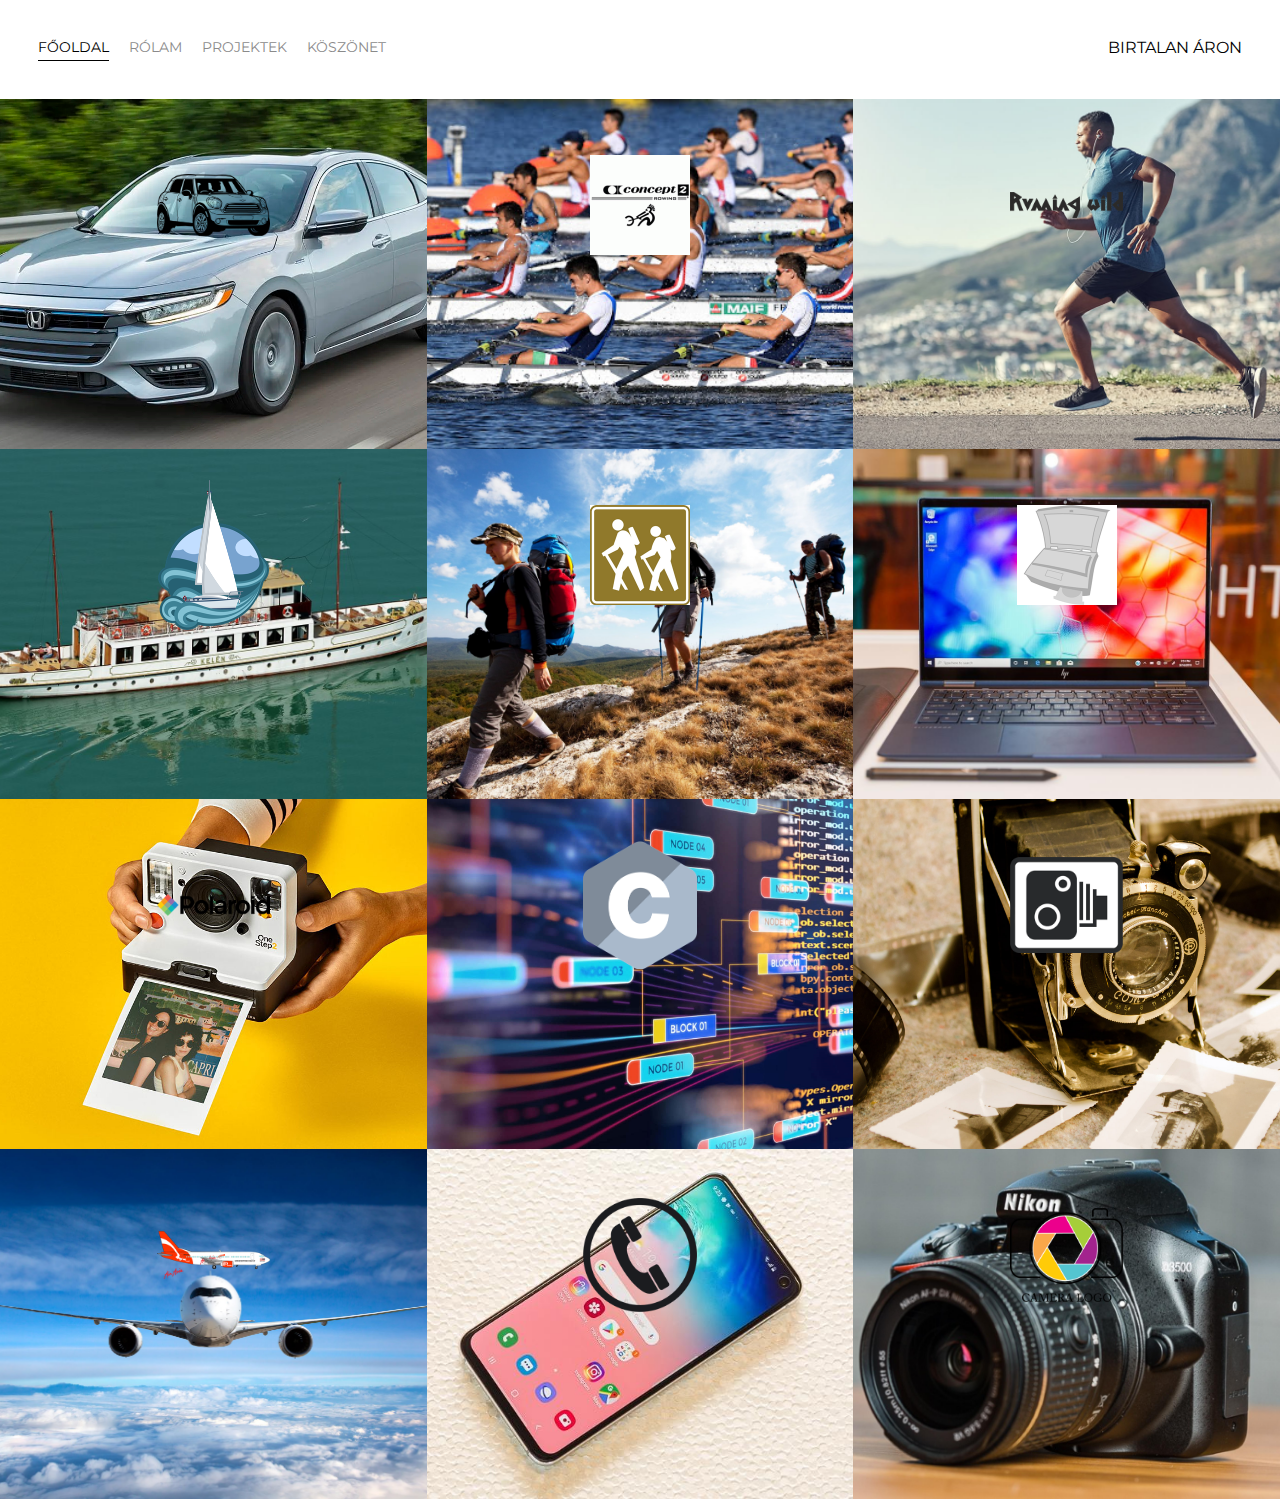
<file: index.html>
<!DOCTYPE html>
<html lang="en" dir="ltr">
  <head>
    <meta charset="utf-8">
    <title>Birtalan Áron</title>
    <link href="https://fonts.googleapis.com/css2?family=Montserrat&display=swap" rel="stylesheet">
    <link rel="stylesheet" href="style.css">
  </head>
  <body>
    <div class="container">
      <div class="nav-wrapper">
        <div class="left-side">
          <div class="nav-link-wrapper active-nav-link">
            <a href="index.html">Főoldal</a>
          </div>
          <div class="nav-link-wrapper">
            <a href="about.html">Rólam</a>
          </div>
          <div class="nav-link-wrapper">
            <a href="project.html">Projektek</a>
          </div>
          <div class="nav-link-wrapper">
            <a href="danke.html">Köszönet</a>
          </div>
        </div>
        <div class="right-side">
          <div class="brand">
            <div>
              BIRTALAN ÁRON
            </div>
          </div>
        </div>
      </div>
      <div class="content-wrapper">

        <div class="portfolio-items-wrapper">

          <div class="portfolio-item-wrapper">

            <div class="portfolio-img-background" style="background-image:url(images/autó.webp)">
            </div>

            <div class="img-text-wrapper">
              <div class="logo-wrapper">
                <img src="images/autó-logo.png">
              </div>
              <div class="subtitle">
Proin sit amet aliquam diam, sed dapibus odio. Maecenas posuere maximus libero, quis rhoncus enim facilisis pretium.              </div>
            </div>

          </div>
          <div class="portfolio-item-wrapper">

            <div class="portfolio-img-background" style="background-image:url(images/evezés.jpg)">
            </div>

            <div class="img-text-wrapper">
              <div class="logo-wrapper">
                <img src="images/evezés-logo.jpg">
              </div>
              <div class="subtitle">
Proin sit amet aliquam diam, sed dapibus odio. Maecenas posuere maximus libero, quis rhoncus enim facilisis pretium.              </div>
            </div>

          </div>
          <div class="portfolio-item-wrapper">

            <div class="portfolio-img-background" style="background-image:url(images/futás.jpg)">
            </div>

            <div class="img-text-wrapper">
              <div class="logo-wrapper">
                <img src="images/futás-logo.png">
              </div>
              <div class="subtitle">
Proin sit amet aliquam diam, sed dapibus odio. Maecenas posuere maximus libero, quis rhoncus enim facilisis pretium.              </div>
            </div>

          </div>
          <div class="portfolio-item-wrapper">

            <div class="portfolio-img-background" style="background-image:url(images/hajó.jpg)">
            </div>

            <div class="img-text-wrapper">
              <div class="logo-wrapper">
                <img src="images/hajó-logo.jpg">
              </div>
              <div class="subtitle">
Proin sit amet aliquam diam, sed dapibus odio. Maecenas posuere maximus libero, quis rhoncus enim facilisis pretium.              </div>
            </div>

          </div>
          <div class="portfolio-item-wrapper">

            <div class="portfolio-img-background" style="background-image:url(images/hegymászás.jpg)">
            </div>

            <div class="img-text-wrapper">
              <div class="logo-wrapper">
                <img src="images/hegymászás-logo.jpg">
              </div>
              <div class="subtitle">
Proin sit amet aliquam diam, sed dapibus odio. Maecenas posuere maximus libero, quis rhoncus enim facilisis pretium.              </div>
            </div>

          </div>
          <div class="portfolio-item-wrapper">

            <div class="portfolio-img-background" style="background-image:url(images/laptop.jpg)">
            </div>

            <div class="img-text-wrapper">
              <div class="logo-wrapper">
                <img src="images/laptop-logo.jpg">
              </div>
              <div class="subtitle">
Proin sit amet aliquam diam, sed dapibus odio. Maecenas posuere maximus libero, quis rhoncus enim facilisis pretium.              </div>
            </div>

          </div>

          <div class="portfolio-item-wrapper">

            <div class="portfolio-img-background" style="background-image:url(images/polaroid-kamera.jpg)">
            </div>

            <div class="img-text-wrapper">
              <div class="logo-wrapper">
                <img src="images/polaroid-logo.png">
              </div>
              <div class="subtitle">
Proin sit amet aliquam diam, sed dapibus odio. Maecenas posuere maximus libero, quis rhoncus enim facilisis pretium.              </div>
            </div>

          </div>

          <div class="portfolio-item-wrapper">

            <div class="portfolio-img-background" style="background-image:url(images/programozás.jpg)">
            </div>

            <div class="img-text-wrapper">
              <div class="logo-wrapper">
                <img src="images/programozás-logo.jpg">
              </div>
              <div class="subtitle">
Proin sit amet aliquam diam, sed dapibus odio. Maecenas posuere maximus libero, quis rhoncus enim facilisis pretium.              </div>
            </div>

          </div>

          <div class="portfolio-item-wrapper">

            <div class="portfolio-img-background" style="background-image:url(images/régi-kamera.jpg)">
            </div>

            <div class="img-text-wrapper">
              <div class="logo-wrapper">
                <img src="images/régi kamera-logo.jpg">
              </div>
              <div class="subtitle">
Proin sit amet aliquam diam, sed dapibus odio. Maecenas posuere maximus libero, quis rhoncus enim facilisis pretium.              </div>
            </div>

          </div>
          <div class="portfolio-item-wrapper">

            <div class="portfolio-img-background" style="background-image:url(images/repülő.jpg)">
            </div>

            <div class="img-text-wrapper">
              <div class="logo-wrapper">
                <img src="images/repülő-logo.jpg">
              </div>
              <div class="subtitle">
Proin sit amet aliquam diam, sed dapibus odio. Maecenas posuere maximus libero, quis rhoncus enim facilisis pretium.              </div>
            </div>

          </div>

          <div class="portfolio-item-wrapper">

            <div class="portfolio-img-background" style="background-image:url(images/telefon.jpg)">
            </div>

            <div class="img-text-wrapper">
              <div class="logo-wrapper">
                <img src="images/telefon-logo.jpg">
              </div>
              <div class="subtitle">
Proin sit amet aliquam diam, sed dapibus odio. Maecenas posuere maximus libero, quis rhoncus enim facilisis pretium.              </div>
            </div>

          </div>

          <div class="portfolio-item-wrapper">

            <div class="portfolio-img-background" style="background-image:url(images/új-kamera.jpg)">
            </div>

            <div class="img-text-wrapper">
              <div class="logo-wrapper">
                <img src="images/kamera-logo.png">
              </div>
              <div class="subtitle">
Proin sit amet aliquam diam, sed dapibus odio. Maecenas posuere maximus libero, quis rhoncus enim facilisis pretium.              </div>
            </div>

          </div>

        </div>



      </div>
    </div>
  </body>
  <script>
    const portfolioitems1 = document.querySelectorAll('.portfolio-item-wrapper')

    portfolioitems1.forEach(portfolioitem => {
      portfolioitem.addEventListener('mouseover',() => {
        portfolioitem.childNodes[1].classList.add('img-darken');
      })
      portfolioitem.addEventListener('mouseout',() => {
        portfolioitem.childNodes[1].classList.remove('img-darken');
      })
    })
  </script>
</html>
</file>
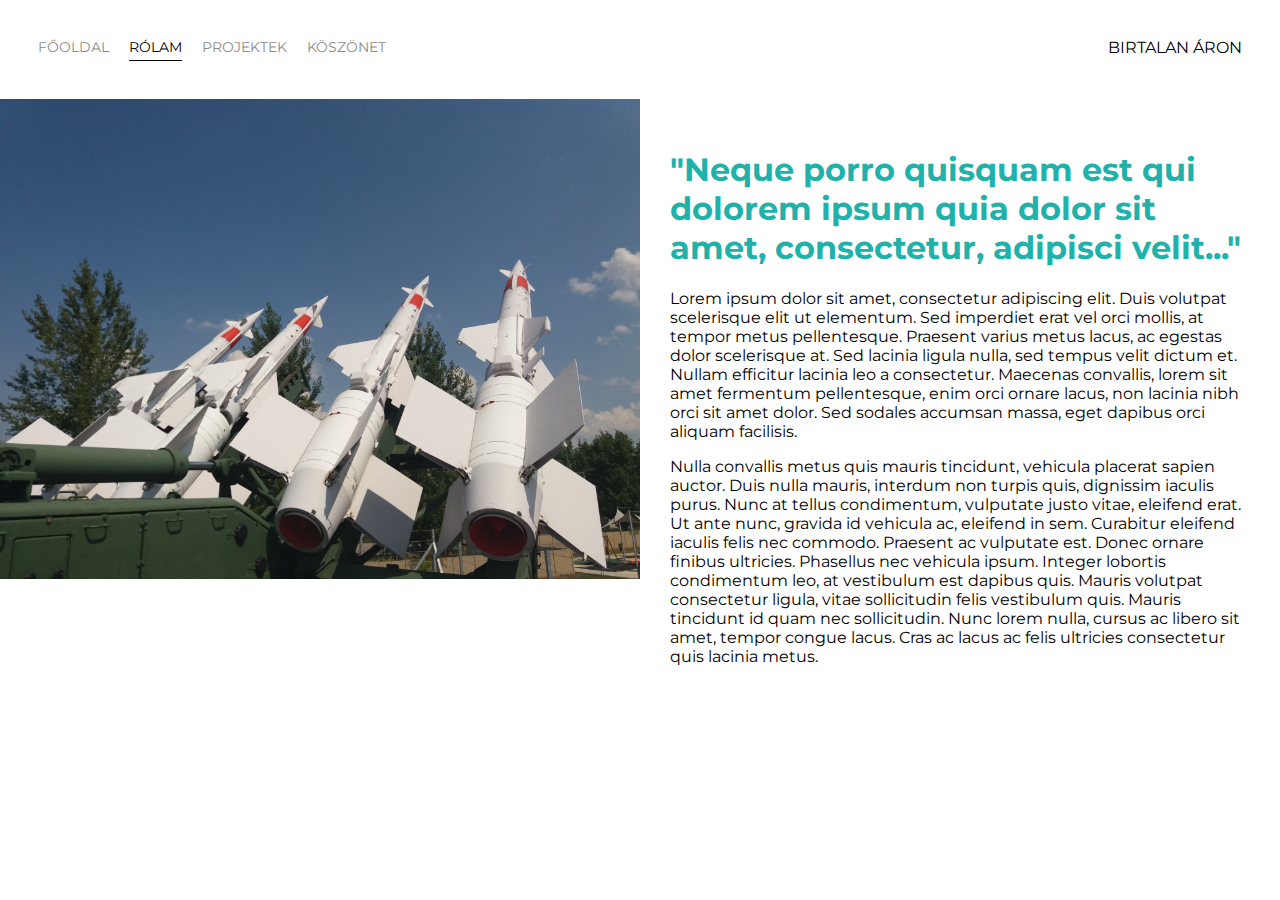
<file: about.html>
<!DOCTYPE html>
<html lang="en" dir="ltr">
  <head>
    <meta charset="utf-8">
    <title>Rólam</title>
    <link href="https://fonts.googleapis.com/css2?family=Montserrat&display=swap" rel="stylesheet">
    <link rel="stylesheet" href="style.css">
  </head>
  <body>
    <div class="container">
      <div class="nav-wrapper">
        <div class="left-side">
          <div class="nav-link-wrapper">
            <a href="index.html">Főoldal</a>
          </div>
          <div class="nav-link-wrapper active-nav-link">
            <a href="about.html">Rólam</a>
          </div>
          <div class="nav-link-wrapper">
            <a href="project.html">Projektek</a>
          </div>
          <div class="nav-link-wrapper">
            <a href="danke.html">Köszönet</a>
          </div>
        </div>
        <div class="right-side">
          <div class="brand">
            <div>
              BIRTALAN ÁRON
            </div>
          </div>
        </div>
      </div>
      <div class="content-wrapper">
        <div class="two-column-wrapper">
          <div class="profile-image-wrapper">
            <img src="images/profile.jpg">
          </div>
          <div class="profile-content-wrapper">
            <h1>"Neque porro quisquam est qui dolorem ipsum quia dolor sit amet, consectetur, adipisci velit..."</h1>
            <p>Lorem ipsum dolor sit amet, consectetur adipiscing elit. Duis volutpat scelerisque elit ut elementum. Sed imperdiet erat vel orci mollis, at tempor metus pellentesque. Praesent varius metus lacus, ac egestas dolor scelerisque at. Sed lacinia ligula nulla, sed tempus velit dictum et. Nullam efficitur lacinia leo a consectetur. Maecenas convallis, lorem sit amet fermentum pellentesque, enim orci ornare lacus, non lacinia nibh orci sit amet dolor. Sed sodales accumsan massa, eget dapibus orci aliquam facilisis.</p>
            <p>Nulla convallis metus quis mauris tincidunt, vehicula placerat sapien auctor. Duis nulla mauris, interdum non turpis quis, dignissim iaculis purus. Nunc at tellus condimentum, vulputate justo vitae, eleifend erat. Ut ante nunc, gravida id vehicula ac, eleifend in sem. Curabitur eleifend iaculis felis nec commodo. Praesent ac vulputate est. Donec ornare finibus ultricies. Phasellus nec vehicula ipsum. Integer lobortis condimentum leo, at vestibulum est dapibus quis. Mauris volutpat consectetur ligula, vitae sollicitudin felis vestibulum quis. Mauris tincidunt id quam nec sollicitudin. Nunc lorem nulla, cursus ac libero sit amet, tempor congue lacus. Cras ac lacus ac felis ultricies consectetur quis lacinia metus.</p>
          </div>
        </div>



      </div>
    </div>
  </body>

</html>
</file>
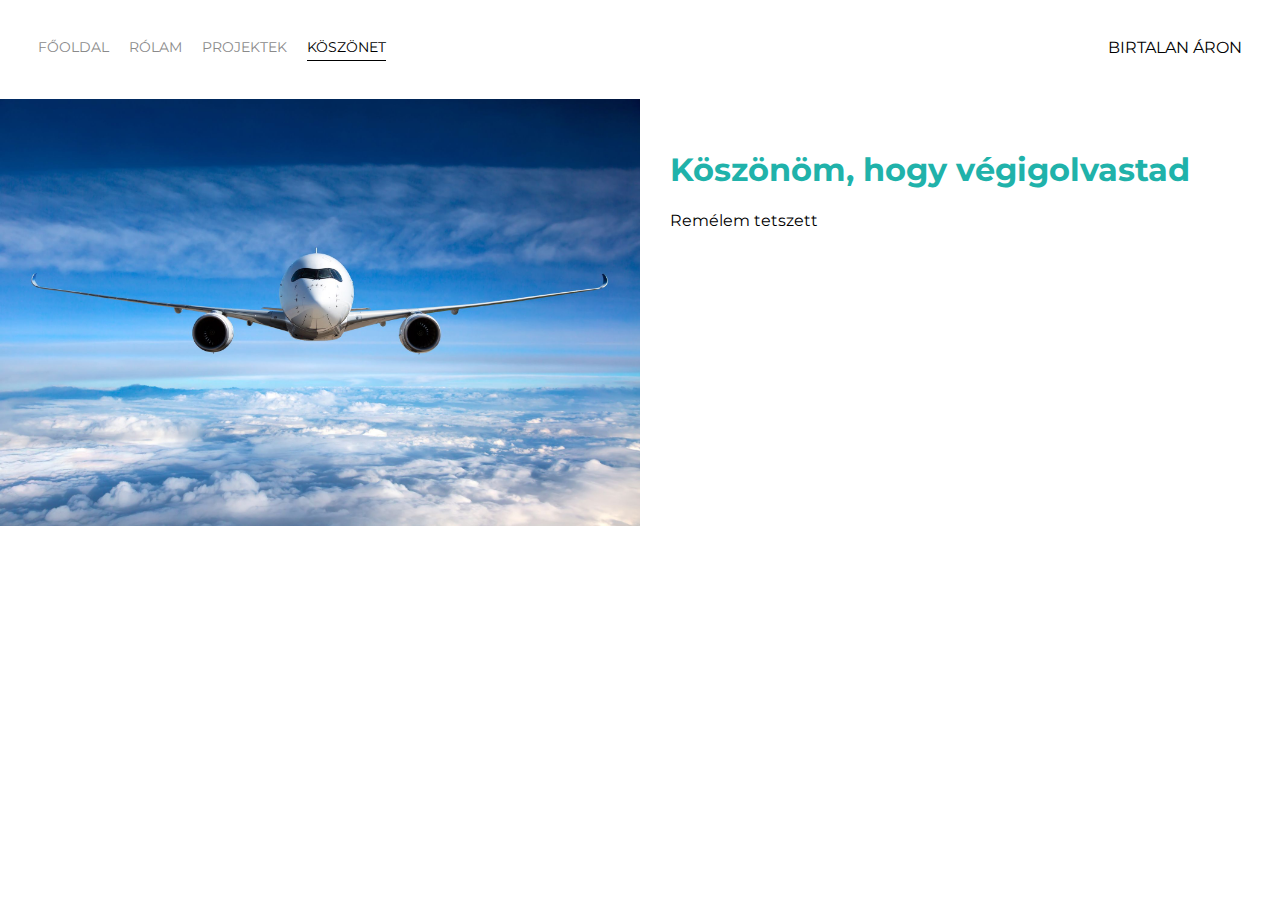
<file: danke.html>
<!DOCTYPE html>
<html lang="en" dir="ltr">
  <head>
    <meta charset="utf-8">
    <title>Rólam</title>
    <link href="https://fonts.googleapis.com/css2?family=Montserrat&display=swap" rel="stylesheet">
    <link rel="stylesheet" href="style.css">
  </head>
  <body>
    <div class="container">
      <div class="nav-wrapper">
        <div class="left-side">
          <div class="nav-link-wrapper">
            <a href="index.html">Főoldal</a>
          </div>
          <div class="nav-link-wrapper ">
            <a href="about.html">Rólam</a>
          </div>
          <div class="nav-link-wrapper">
            <a href="project.html">Projektek</a>
          </div>
          <div class="nav-link-wrapper active-nav-link">
            <a href="danke.html">Köszönet</a>
          </div>
        </div>
        <div class="right-side">
          <div class="brand">
            <div>
              BIRTALAN ÁRON
            </div>
          </div>
        </div>
      </div>
      <div class="content-wrapper">
        <div class="two-column-wrapper">
          <div class="profile-image-wrapper">
            <img src="images/repülő.jpg">
          </div>
          <div class="profile-content-wrapper">
            <h1>Köszönöm, hogy végigolvastad</h1>
            <p>Remélem tetszett</p>
         </div>
        </div>



      </div>
    </div>
  </body>

</html>
</file>
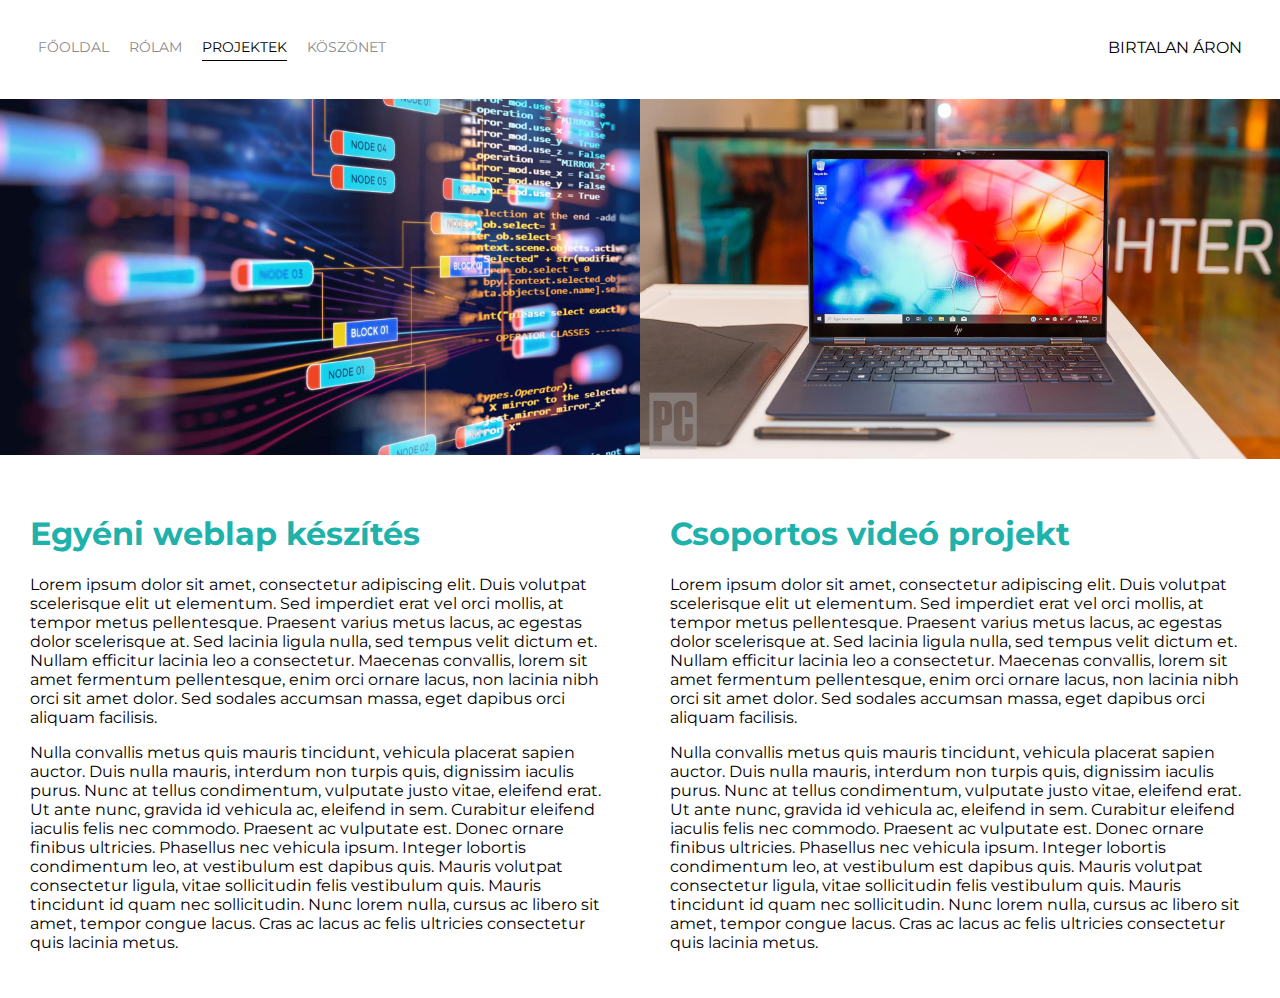
<file: project.html>
<!DOCTYPE html>
<html lang="en" dir="ltr">
  <head>
    <meta charset="utf-8">
    <title>Rólam</title>
    <link href="https://fonts.googleapis.com/css2?family=Montserrat&display=swap" rel="stylesheet">
    <link rel="stylesheet" href="style.css">
  </head>
  <body>
    <div class="container">
      <div class="nav-wrapper">
        <div class="left-side">
          <div class="nav-link-wrapper">
            <a href="index.html">Főoldal</a>
          </div>
          <div class="nav-link-wrapper ">
            <a href="about.html">Rólam</a>
          </div>
          <div class="nav-link-wrapper  active-nav-link">
            <a href="project.html">Projektek</a>
          </div>
          <div class="nav-link-wrapper">
            <a href="danke.html">Köszönet</a>
          </div>
        </div>
        <div class="right-side">
          <div class="brand">
            <div>
              BIRTALAN ÁRON
            </div>
          </div>
        </div>
      </div>
      <div class="content-wrapper">
        <div class="two-column-wrapper">
          <div class="profile-image-wrapper">
            <img src="images/programozás.jpg">
          </div>
          <div class="profile-image-wrapper">
            <img src="images/laptop.jpg">
          </div>
          <div class="profile-content-wrapper">
            <h1>Egyéni weblap készítés</h1>
            <p>Lorem ipsum dolor sit amet, consectetur adipiscing elit. Duis volutpat scelerisque elit ut elementum. Sed imperdiet erat vel orci mollis, at tempor metus pellentesque. Praesent varius metus lacus, ac egestas dolor scelerisque at. Sed lacinia ligula nulla, sed tempus velit dictum et. Nullam efficitur lacinia leo a consectetur. Maecenas convallis, lorem sit amet fermentum pellentesque, enim orci ornare lacus, non lacinia nibh orci sit amet dolor. Sed sodales accumsan massa, eget dapibus orci aliquam facilisis.</p>
            <p>Nulla convallis metus quis mauris tincidunt, vehicula placerat sapien auctor. Duis nulla mauris, interdum non turpis quis, dignissim iaculis purus. Nunc at tellus condimentum, vulputate justo vitae, eleifend erat. Ut ante nunc, gravida id vehicula ac, eleifend in sem. Curabitur eleifend iaculis felis nec commodo. Praesent ac vulputate est. Donec ornare finibus ultricies. Phasellus nec vehicula ipsum. Integer lobortis condimentum leo, at vestibulum est dapibus quis. Mauris volutpat consectetur ligula, vitae sollicitudin felis vestibulum quis. Mauris tincidunt id quam nec sollicitudin. Nunc lorem nulla, cursus ac libero sit amet, tempor congue lacus. Cras ac lacus ac felis ultricies consectetur quis lacinia metus.</p>
          </div>
          <div class="profile-content-wrapper">
            <h1>Csoportos videó projekt</h1>
            <p>Lorem ipsum dolor sit amet, consectetur adipiscing elit. Duis volutpat scelerisque elit ut elementum. Sed imperdiet erat vel orci mollis, at tempor metus pellentesque. Praesent varius metus lacus, ac egestas dolor scelerisque at. Sed lacinia ligula nulla, sed tempus velit dictum et. Nullam efficitur lacinia leo a consectetur. Maecenas convallis, lorem sit amet fermentum pellentesque, enim orci ornare lacus, non lacinia nibh orci sit amet dolor. Sed sodales accumsan massa, eget dapibus orci aliquam facilisis.</p>
            <p>Nulla convallis metus quis mauris tincidunt, vehicula placerat sapien auctor. Duis nulla mauris, interdum non turpis quis, dignissim iaculis purus. Nunc at tellus condimentum, vulputate justo vitae, eleifend erat. Ut ante nunc, gravida id vehicula ac, eleifend in sem. Curabitur eleifend iaculis felis nec commodo. Praesent ac vulputate est. Donec ornare finibus ultricies. Phasellus nec vehicula ipsum. Integer lobortis condimentum leo, at vestibulum est dapibus quis. Mauris volutpat consectetur ligula, vitae sollicitudin felis vestibulum quis. Mauris tincidunt id quam nec sollicitudin. Nunc lorem nulla, cursus ac libero sit amet, tempor congue lacus. Cras ac lacus ac felis ultricies consectetur quis lacinia metus.</p>
          </div>
        </div>



      </div>
    </div>
  </body>

</html>
</file>
<file: style.css>
/*Master styles*/
body{
  margin:0px;
  font-family: "Montserrat", sans-serif;
}

.container{
  display: grid;
  grid-template-columns: 1fr;
}
/*Nav styles*/
.nav-wrapper{
  display:flex;
  justify-content: space-between;
  padding: 38px;
}

.left-side{
  display:flex;

}
.nav-wrapper > .left-side > div{
  margin-right:20px;
  font-size: 0.9em;
  text-transform: uppercase;
}

.nav-link-wrapper{
  height: 22px;
  border-bottom:1px solid transparent;
  transition: border-bottom 0.5s;
}

.nav-link-wrapper a{
  color:#8a8a8a;
  text-decoration:none;
  transition: color 0.5s;
}

.nav-link-wrapper:hover{
  border-bottom:1px solid black;
}
.nav-link-wrapper a:hover{
  color:black;
}
.active-nav-link{
  border-bottom: 1px solid black;
}
.active-nav-link a{
  color: black !important;
}

/*portfolio styles*/

.portfolio-items-wrapper{
  display: grid;
  grid-template-columns: 1fr 1fr 1fr;
}

.portfolio-item-wrapper{
  position: relative;

}

.portfolio-img-background{
  height: 350px;
  width: 100%;
  background-size: cover;
  background-position: center;
  background-repeat: no-repeat;
}

.img-text-wrapper{
  position: absolute;
  top: 0;
  display: flex;
  flex-direction: column;
  justify-content: center;
  align-items: center;
  height: 100%;
  text-align: center;
  padding-left: 100px;
  padding-right: 100px;
}

.logo-wrapper img {
  width: 50%;
  margin-bottom: 20px;
}
/*Pontosabb kiválasztás kell*/
.img-text-wrapper .subtitle{
  transition: 1s;
  font-weight: 600;
  color: transparent;
}
.img-text-wrapper:hover .subtitle{
  font-weight: 600;
  color:lightseagreen;
}

.img-darken{
  transition: 1s;
  filter: brightness(10%);
}

/* Rólam */
.two-column-wrapper{
  display: grid;
  grid-template-columns: 1fr 1fr;

}
.profile-image-wrapper img{
  width: 100%;
}

.profile-content-wrapper{
  padding:30px;
}
.profile-content-wrapper h1{
  color: lightseagreen;
}
.profile-image-wrapper video{
  height: 350px;
  width: 100%;
}
</file>
